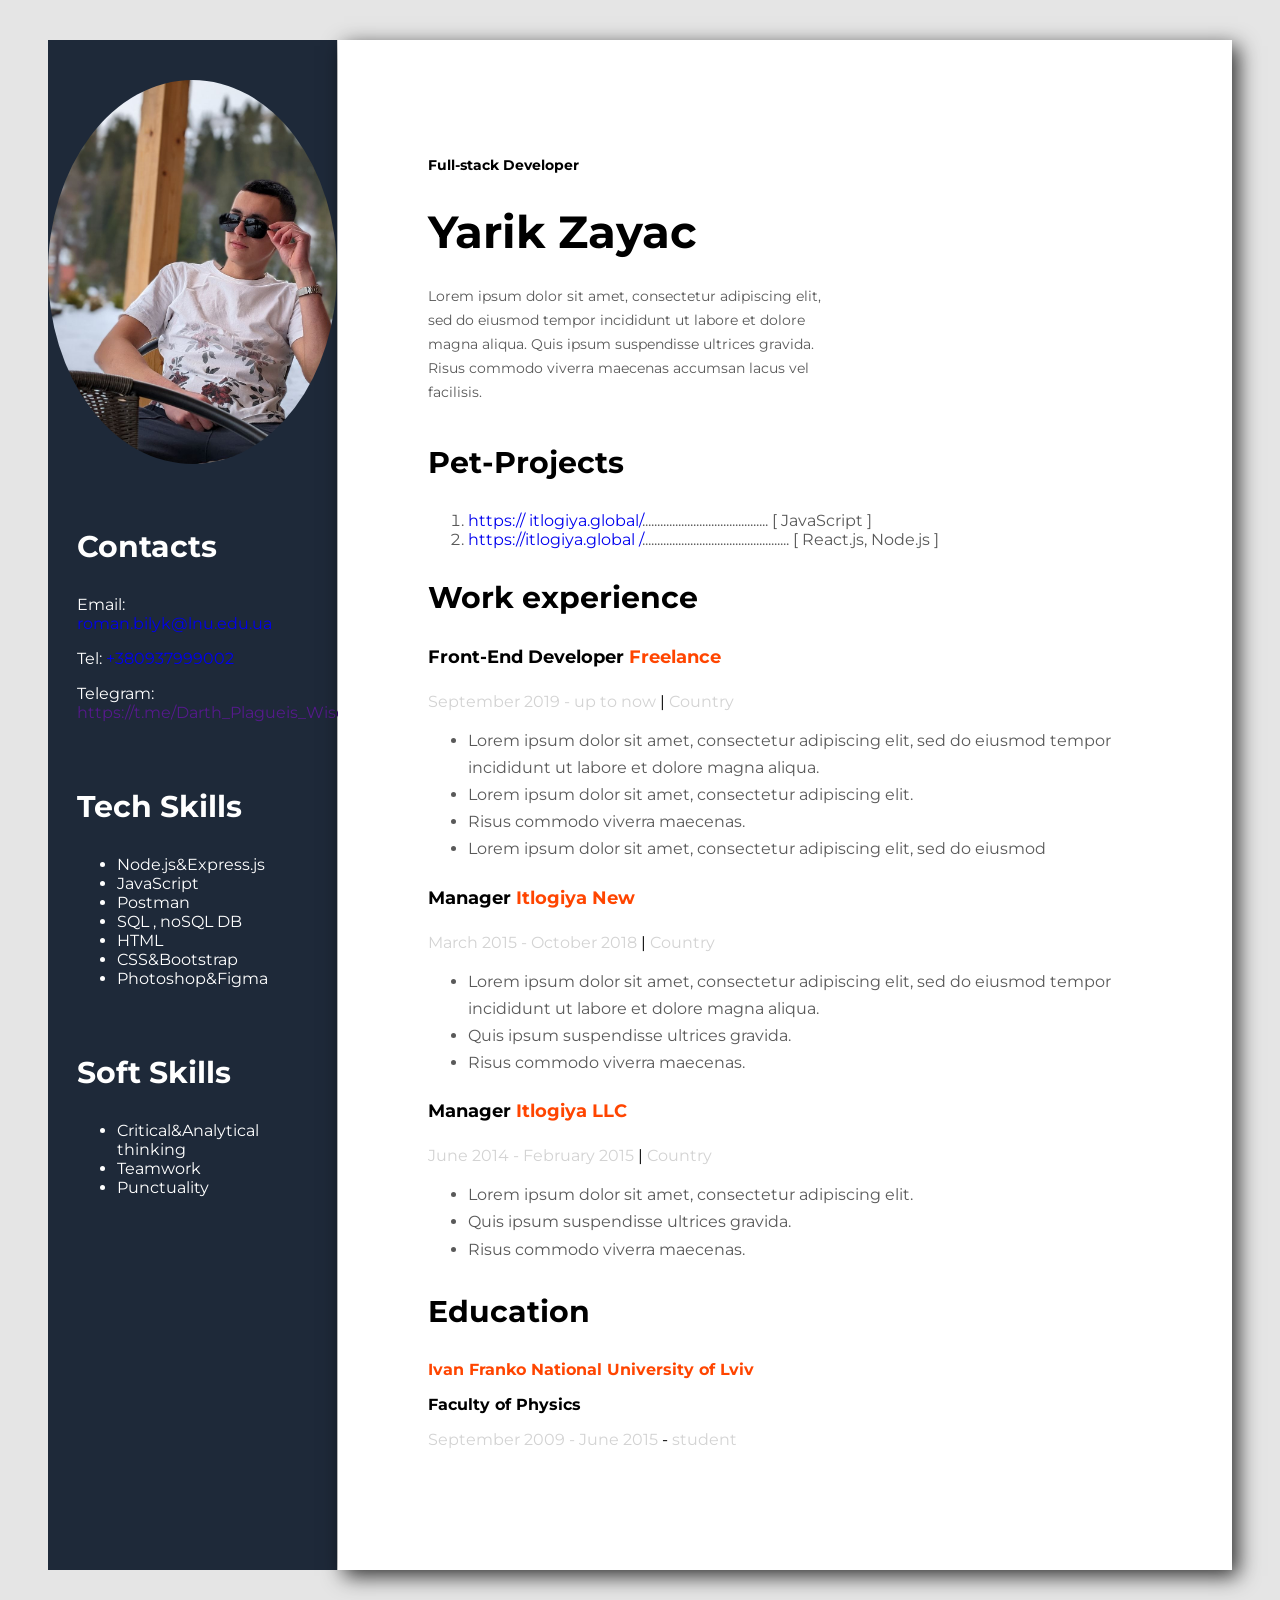
<file: lab1/index.html>
<!DOCTYPE html>
<html lang="en">
  <head>
    <meta charset="UTF-8" />
    <meta http-equiv="X-UA-Compatible" content="IE=edge" />
    <meta name="viewport" content="width=device-width, initial-scale=1.0" />
    <link rel="stylesheet" href="styles/style.css" />
    <link rel="preconnect" href="https://fonts.googleapis.com">
<link rel="preconnect" href="https://fonts.gstatic.com" crossorigin>
<link href="https://fonts.googleapis.com/css2?family=Montserrat:wght@400;700&display=swap" rel="stylesheet">
    <title>Resume Yarik Zayac</title>
  </head>
  <body>
    <!--Main-->
    <div class="main">
      <!--Main content-->
      <div class="main-content">
        <!--about-->
        <div class="aboutUser">
          <h2 class="about-position" >Full-stack Developer</h2>
          <h1 class="about-name">Yarik Zayac</h1>
          <p class="about-descrption">
            Lorem ipsum dolor sit amet, consectetur adipiscing elit, sed do
            eiusmod tempor incididunt ut labore et dolore magna aliqua. Quis
            ipsum suspendisse ultrices gravida. Risus commodo viverra maecenas
            accumsan lacus vel facilisis.
          </p> 
  </div>
<!--Projects-->
        <div >
          <h3 >Pet-Projects</h3>
          <ol >
            <!-- <li >
              <span >
                <a href="…">Pr1</a>
                  ...............................................
                  <span >[</span>
                HTML, CSS, Node.js, Express.js, MongoDb&Mongoose<span >]</span></br>
              </span>
            </li>
             <li>
              <span >
                <a href="… ">Pr2 </a>
                  ..........................
                  <span >[</span>
                HTML, CSS&Bootstrap, Node.js, Express.js, MongoDb&Mongoose<span>]</span></br>
         </span>
            </li> -->
            <li class="project-item">
              <span class="project">
                <a href=" " class="project-link">
                     https:// itlogiya.global/</a>..........................................
                     <span class="projects-bracket">[</span>
                        JavaScript <span class="projects-bracket">]</span></span>
            </li>
            <li class="project-item">
              <span class="project">
                <a href=" " class="project-link">
                  https://itlogiya.global /</a>.................................................
               <span class="projects-bracket">[</span>
                React.js, Node.js <span class="projects-bracket">]</span></span>
            </li>
          </ol>
  </div>

	<!--Work-->
        <div class="work">
          <h3 >Work experience</h3>
          <div >
            <h4 >
              Front-End Developer <span class="organization">Freelance</span>
            </h4>
            <p class="duration">
              September 2019 - up to now <span>|</span> Country
            </p>
            <ul >
              <li>
                Lorem ipsum dolor sit amet, consectetur adipiscing elit, sed do
                eiusmod tempor incididunt ut labore et dolore magna aliqua.
              </li>
              <li>Lorem ipsum dolor sit amet, consectetur adipiscing elit.</li>
              <li>Risus commodo viverra maecenas.</li>
              <li>
               Lorem ipsum dolor sit amet, consectetur adipiscing elit, sed do
                eiusmod
              </li>
            </ul>
          </div>
          <div >
            <h4>
              Manager <span class="organization">Itlogiya New</span>
            </h4>
            <p class="duration">
              March 2015 - October 2018 <span >|</span> Country
            </p>
            <ul >
              <li>
                Lorem ipsum dolor sit amet, consectetur adipiscing elit, sed do
                eiusmod tempor incididunt ut labore et dolore magna aliqua.
              </li>
              <li>Quis ipsum suspendisse ultrices gravida.</li>
              <li>Risus commodo viverra maecenas.</li>
            </ul>
          </div>
          <div >
            <h4 >
              Manager <span class="organization"> Itlogiya LLC</span>
            </h4>
            <p class="duration">
              June 2014 - February 2015 <span>|</span> Country
            </p>
            <ul >
              <li>Lorem ipsum dolor sit amet, consectetur adipiscing elit.</li>
              <li>Quis ipsum suspendisse ultrices gravida.</li>
              <li>Risus commodo viverra maecenas.</li>
            </ul>
          </div>
        </div> 
<!--Education-->
        <div>
          <h3 >Education</h3>
          <span class="university">Ivan Franko National University of Lviv</span>
          <p class="faculty" >Faculty of Physics</p>
          <p class="duration">
            September 2009 - June 2015 <span>-</span> student
          </p>
        </div>
      </div>
<div class="sidebar">
        <!--Sidebar-->
        <aside>
          <img src="img/photo.jpg" alt="userPhoto" />
          <!--Contacts-->

          <div >
            <h3>Contacts</h3>
            <p>
              <span> Email:</span>
              <a href="mailto:roman.bilyk@lnu.edu.ua">roman.bilyk@lnu.edu.ua</a>

            </p>
            <p>
              <span> Tel:</span>
              <a href="tel:+380937999002">+380937999002</a>
            </p>
            <p>
              <span > Telegram:</span>
              <a href="" >https://t.me/Darth_Plagueis_Wise</a>
            </p>
          </div>
          <div>
            <h3>Tech Skills</h3>
            <ul >
              <li >
                <span>Node.js&Express.js</span>
              </li>
               <li >
                <span>JavaScript</span>
              </li>
              <li>
                <span>Postman</span>
              </li>
               <li >
                <span>SQL , noSQL DB</span>
              </li>

              <li >
                <span>HTML</span>
              </li>
              <li >
                <span>CSS&Bootstrap</span>
              </li>
               <li >
                <span>Photoshop&Figma</span>
              </li>
            </ul>
          </div>
          <div >
            <h3 >Soft Skills</h3>
            <ul >
              <li >
                <span>Critical&Analytical thinking</span>
              </li>
              <li class="skills-item">
                <span class="soft-skills-txt">Teamwork</span>
              </li>
              <li class="skills-item">
                <span class="soft-skills-txt">Punctuality</span>
              </li>
            </ul>
          </div>
        </aside>
      </div>

  </body>
</html>
</file>
<file: lab1/styles/style.css>
body {
  font-family: "Montserrat", sans-serif;
  color: #595959;
  background: #e5e5e5;
}

a {
  text-decoration: none;
}

.main {
  display: flex;
  flex-direction: row-reverse;
  margin: 40px;
  max-width: 1200px;
}

.main-content {
  margin-left: 1px;
  background-color: white;
  box-shadow: 6px 6px 20px rgba(0, 0, 0, 0.8);
  padding: 105px 90px;
}

.aboutUser {
  margin-bottom: 40px;
}

.about-position {
  font-style: normal;
  font-weight: 700;
  font-size: 14px;
  line-height: 17px;
  color: #000000;
  margin-bottom: 20px;
  font-weight: bold;
}
.about-name {
  font-style: normal;
  font-weight: 700;
  font-size: 45px;
  line-height: 55px;
  color: #000000;
  margin-bottom: 25px;
}

.about-descrption {
  width: 400px;
  font-style: normal;
  font-weight: 400;
  font-size: 14px;
  line-height: 24px;
  color: #595959;
}

.sidebar {
  color: white;
  background: #1e2939;
  padding-top: 40px;
  width: 370px;
}
.sidebar div{
  margin: auto;
  width: 80%;

  padding: 10px;
  ul li::before{
    color: red;
    font-weight: bold;
    display: inline-block; 
    width: 1em;
    margin-left: -1em;
  }
}
.sidebar img {
  width: 100%;
  height: auto;
  border-radius: 50%;
  margin-bottom: 20px;
}

h3{
  font-size: 30px;
  color: #000000;
}
.sidebar h3{
  color: white;
}
h4{
  font-size: 18px;
  color: #000000;
}
.organization{
  color: orangered;
  
}
.duration{
  color: lightgray;
  
}
.duration span{
  color: #000000;
}
.work div ul{
  line-height: 1.7;
}
.university{
  color: orangered;
  font-weight: bold ;
}
.faculty{
  font-weight: bold;
  color: #000000;
}
</file>
